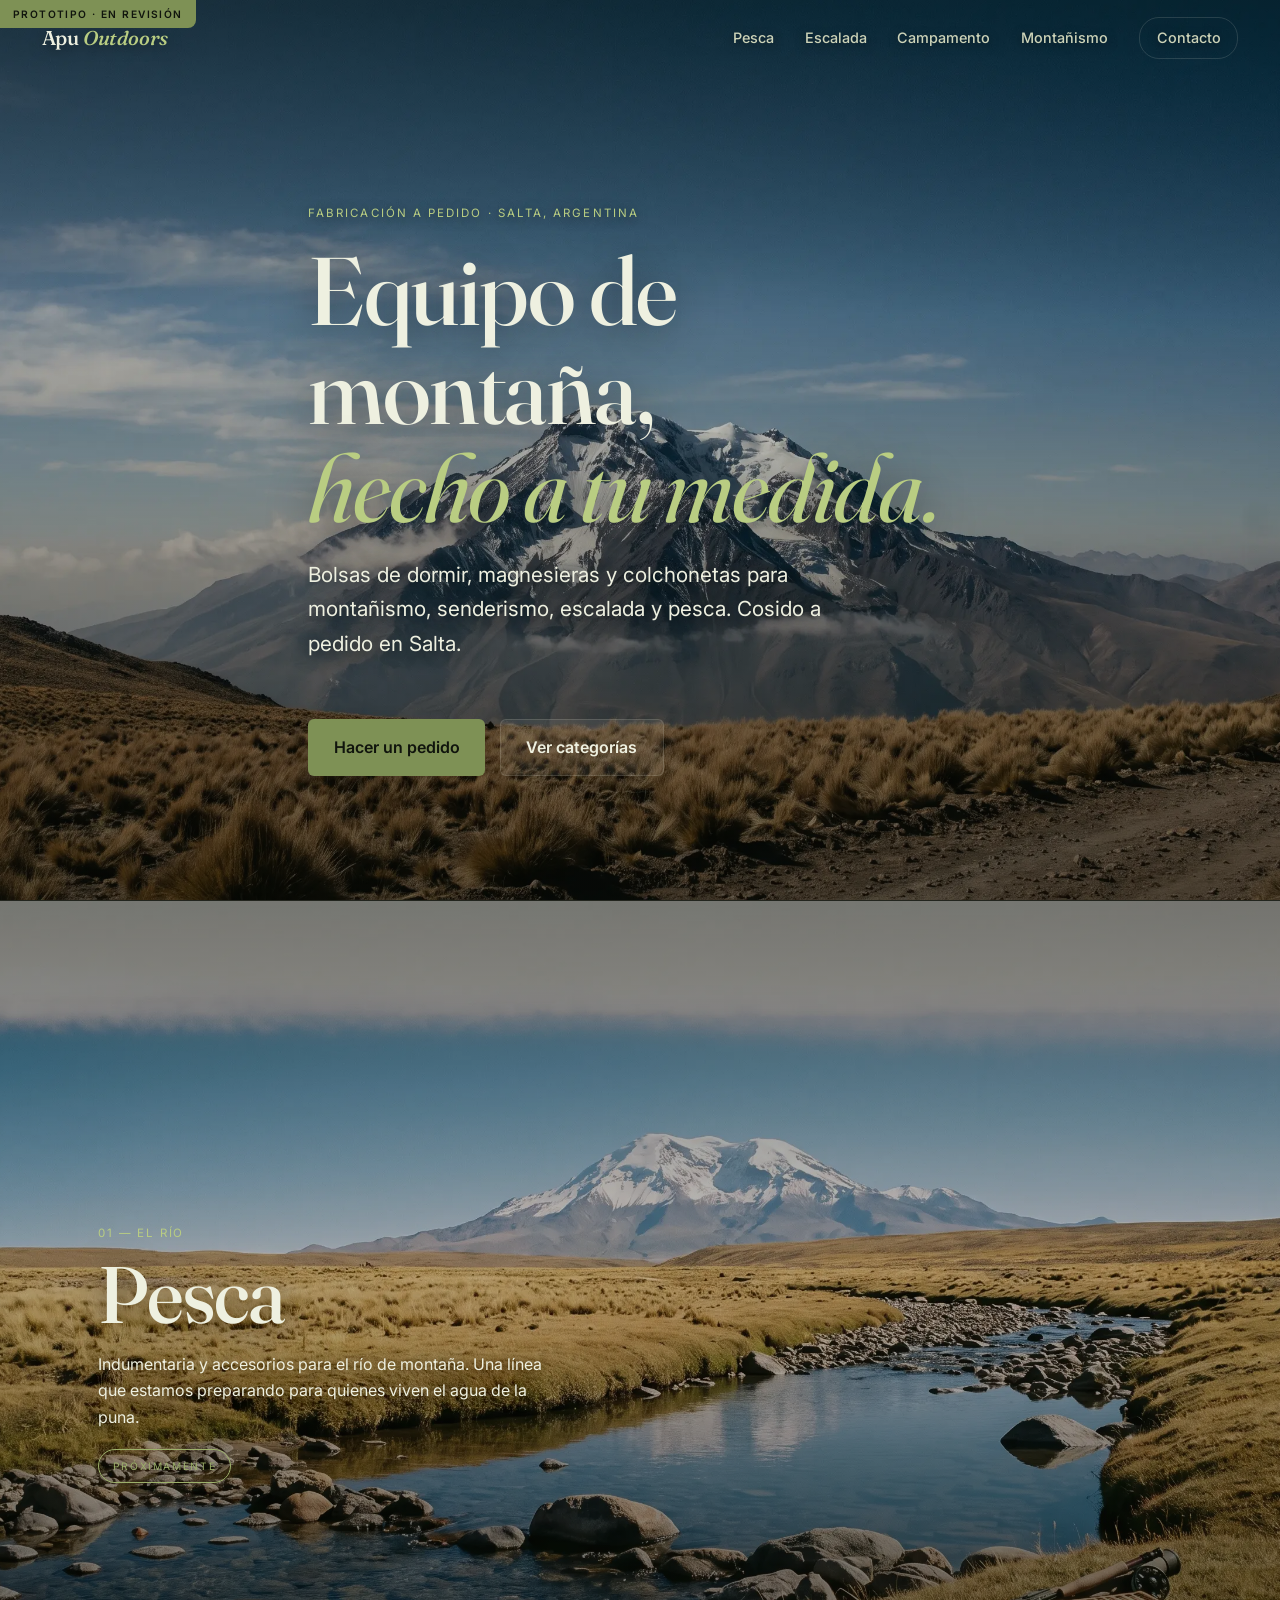
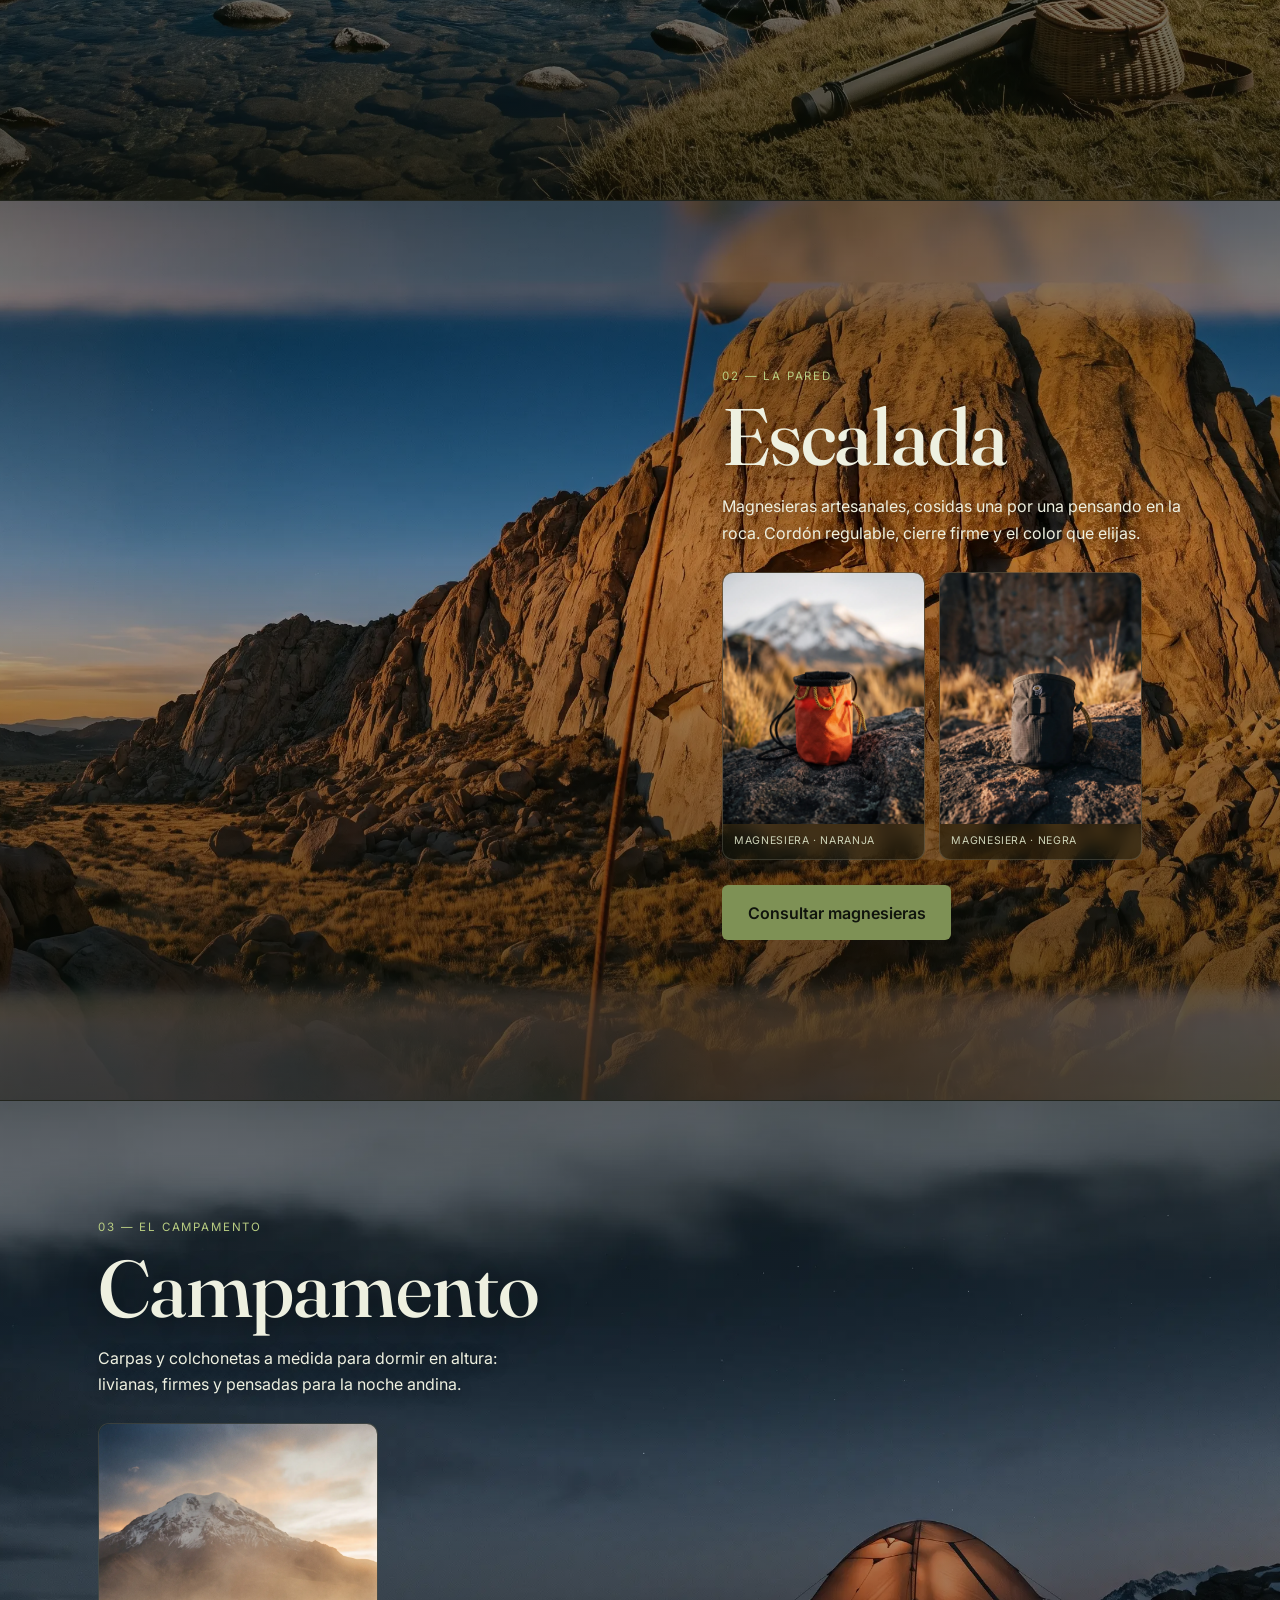
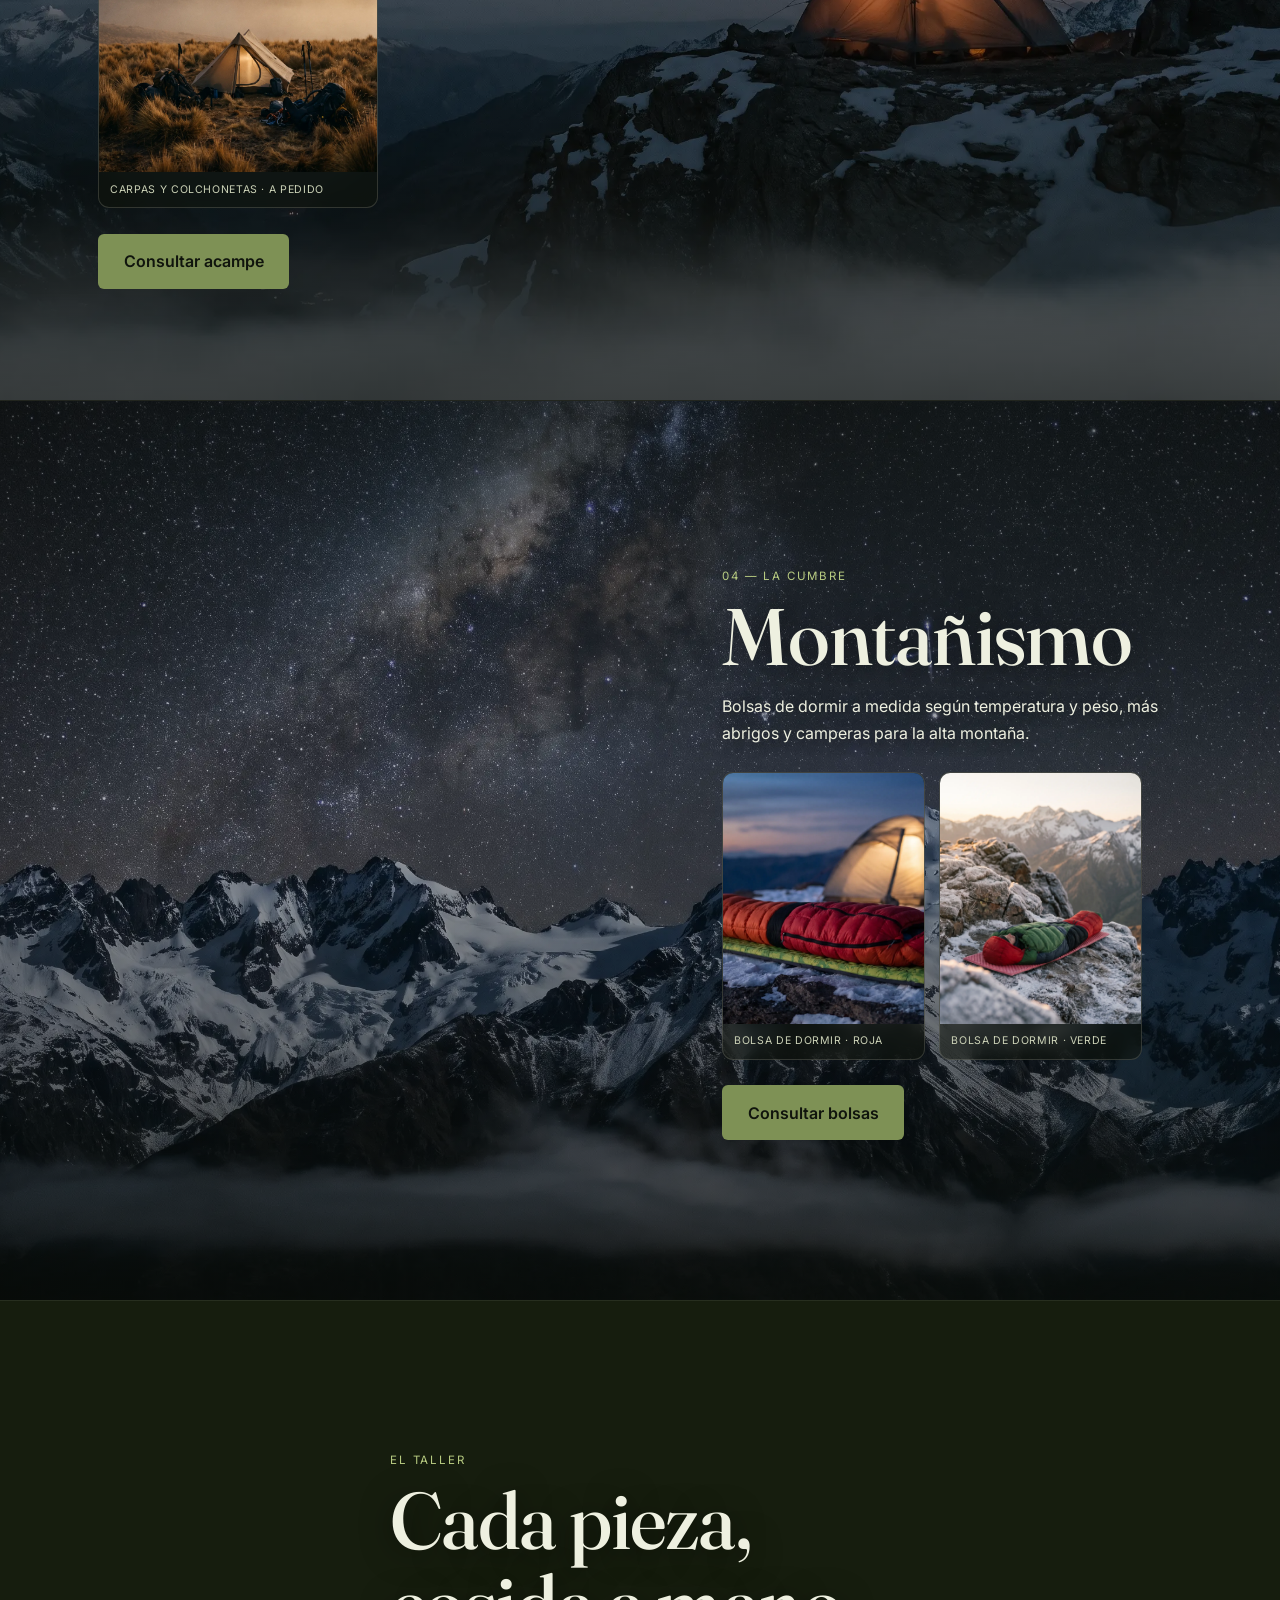
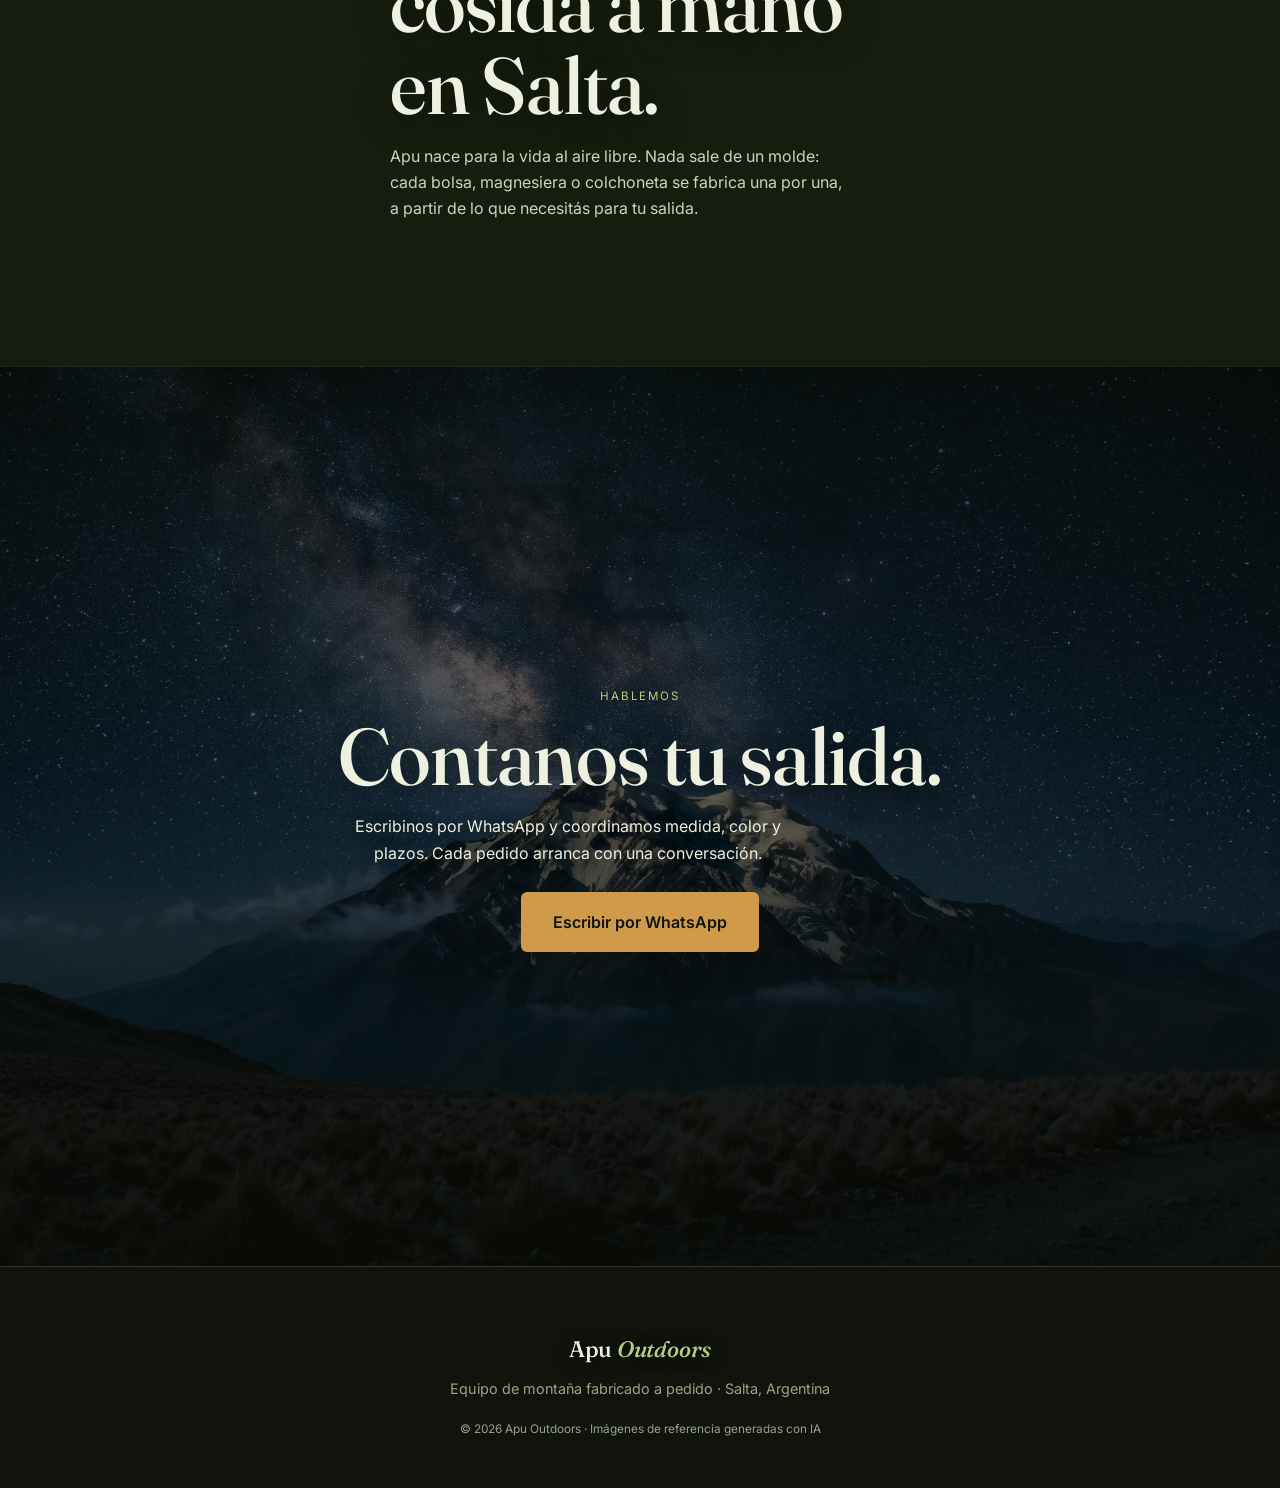
<file: prototipo/index.html>
<!doctype html>
<html lang="es">
<head>
<meta charset="utf-8">
<meta name="viewport" content="width=device-width, initial-scale=1">
<title>Apu Outdoors — Equipo de montaña a pedido en Salta</title>
<link rel="preconnect" href="https://fonts.googleapis.com">
<link rel="preconnect" href="https://fonts.gstatic.com" crossorigin>
<link rel="stylesheet" href="https://fonts.googleapis.com/css2?family=Fraunces:ital,opsz,wght@0,9..144,400;0,9..144,500;0,9..144,600;1,9..144,400;1,9..144,500&family=Inter:wght@400;500;600&display=swap">
<link rel="preload" as="image" href="../assets/hero/day.webp" fetchpriority="high">
<link rel="stylesheet" href="proto.css?v=6">
</head>
<body>

<div class="proto-flag">Prototipo · en revisión</div>

<!-- Nav normal con enlaces a secciones -->
<nav class="nav" data-nav>
  <a href="#top" class="brand">Apu <em>Outdoors</em></a>
  <button class="burger" data-burger aria-expanded="false" aria-controls="menu"><span></span><span></span><span></span></button>
  <div class="menu" id="menu" data-menu>
    <a href="#pesca">Pesca</a>
    <a href="#escalada">Escalada</a>
    <a href="#campamento">Campamento</a>
    <a href="#montanismo">Montañismo</a>
    <a href="#contacto" class="menu-cta">Contacto</a>
  </div>
</nav>

<!-- Hero -->
<header class="hero" id="top">
  <div class="bg" style="background-image:url('../assets/hero/day.webp')"></div>
  <div class="scrim scrim-hero"></div>
  <div class="wrap hero-wrap" data-reveal>
    <p class="eyebrow">Fabricación a pedido · Salta, Argentina</p>
    <h1 class="display">Equipo de montaña,<br><em>hecho a tu medida.</em></h1>
    <p class="lede">Bolsas de dormir, magnesieras y colchonetas para montañismo, senderismo, escalada y pesca. Cosido a pedido en Salta.</p>
    <div class="cta-row">
      <a class="btn" href="https://wa.me/5493875330545?text=Hola%20Apu%20Outdoors%2C%20quiero%20hacer%20una%20consulta." target="_blank" rel="noopener">Hacer un pedido</a>
      <a class="btn btn-ghost" href="#pesca">Ver categorías</a>
    </div>
  </div>
</header>

<main>
  <!-- Sección Pesca -->
  <section class="sec" id="pesca">
    <div class="bg" style="background-image:url('../assets/zonas/1-pesca.webp')"></div>
    <div class="scrim"></div>
    <div class="wrap sec-wrap">
      <div class="sec-text" data-reveal>
        <span class="sec-num">01 — El río</span>
        <h2 class="display">Pesca</h2>
        <p>Indumentaria y accesorios para el río de montaña. Una línea que estamos preparando para quienes viven el agua de la puna.</p>
        <span class="chip">Próximamente</span>
      </div>
    </div>
  </section>

  <!-- Sección Escalada -->
  <section class="sec" id="escalada">
    <div class="bg" style="background-image:url('../assets/zonas/2-escalada.webp')"></div>
    <div class="scrim"></div>
    <div class="wrap sec-wrap">
      <div class="sec-text" data-reveal>
        <span class="sec-num">02 — La pared</span>
        <h2 class="display">Escalada</h2>
        <p>Magnesieras artesanales, cosidas una por una pensando en la roca. Cordón regulable, cierre firme y el color que elijas.</p>
        <div class="cards" data-reveal>
          <figure class="pcard"><img src="../assets/products/magnesiera-pro.webp" alt="Magnesiera Apu naranja"><figcaption>Magnesiera · Naranja</figcaption></figure>
          <figure class="pcard"><img src="../assets/products/magnesiera-negra.webp" alt="Magnesiera Apu negra"><figcaption>Magnesiera · Negra</figcaption></figure>
        </div>
        <a class="btn" href="https://wa.me/5493875330545?text=Hola%20Apu%2C%20quiero%20consultar%20por%20una%20magnesiera." target="_blank" rel="noopener">Consultar magnesieras</a>
      </div>
    </div>
  </section>

  <!-- Sección Campamento -->
  <section class="sec" id="campamento">
    <div class="bg" style="background-image:url('../assets/zonas/3-campamento.webp')"></div>
    <div class="scrim"></div>
    <div class="wrap sec-wrap">
      <div class="sec-text" data-reveal>
        <span class="sec-num">03 — El campamento</span>
        <h2 class="display">Campamento</h2>
        <p>Carpas y colchonetas a medida para dormir en altura: livianas, firmes y pensadas para la noche andina.</p>
        <div class="cards cards-1" data-reveal>
          <figure class="pcard"><img src="../assets/images/camp-base.webp" alt="Campamento base al anochecer"><figcaption>Carpas y colchonetas · a pedido</figcaption></figure>
        </div>
        <a class="btn" href="https://wa.me/5493875330545?text=Hola%20Apu%2C%20quiero%20consultar%20por%20equipo%20de%20acampe." target="_blank" rel="noopener">Consultar acampe</a>
      </div>
    </div>
  </section>

  <!-- Sección Montañismo -->
  <section class="sec" id="montanismo">
    <div class="bg" style="background-image:url('../assets/zonas/4-montanismo.webp')"></div>
    <div class="scrim"></div>
    <div class="wrap sec-wrap">
      <div class="sec-text" data-reveal>
        <span class="sec-num">04 — La cumbre</span>
        <h2 class="display">Montañismo</h2>
        <p>Bolsas de dormir a medida según temperatura y peso, más abrigos y camperas para la alta montaña.</p>
        <div class="cards" data-reveal>
          <figure class="pcard"><img src="../assets/products/bolsa-pro.webp" alt="Bolsa de dormir Apu roja"><figcaption>Bolsa de dormir · Roja</figcaption></figure>
          <figure class="pcard"><img src="../assets/products/bolsa-amanecer.webp" alt="Bolsa de dormir Apu verde"><figcaption>Bolsa de dormir · Verde</figcaption></figure>
        </div>
        <a class="btn" href="https://wa.me/5493875330545?text=Hola%20Apu%2C%20quiero%20consultar%20por%20una%20bolsa%20de%20dormir." target="_blank" rel="noopener">Consultar bolsas</a>
      </div>
    </div>
  </section>

  <!-- Sección Taller / marca -->
  <section class="sec sec-solid" id="taller">
    <div class="wrap sec-wrap-center">
      <div class="sec-text" data-reveal>
        <span class="sec-num">El taller</span>
        <h2 class="display">Cada pieza, cosida a mano en Salta.</h2>
        <p>Apu nace para la vida al aire libre. Nada sale de un molde: cada bolsa, magnesiera o colchoneta se fabrica una por una, a partir de lo que necesitás para tu salida.</p>
      </div>
    </div>
  </section>

  <!-- Sección Contacto -->
  <section class="sec" id="contacto">
    <div class="bg" style="background-image:url('../assets/hero/night.webp')"></div>
    <div class="scrim scrim-strong"></div>
    <div class="wrap sec-wrap-center">
      <div class="sec-text sec-text-center" data-reveal>
        <span class="sec-num">Hablemos</span>
        <h2 class="display">Contanos tu salida.</h2>
        <p>Escribinos por WhatsApp y coordinamos medida, color y plazos. Cada pedido arranca con una conversación.</p>
        <a class="btn btn-lg" href="https://wa.me/5493875330545?text=Hola%20Apu%20Outdoors%2C%20quiero%20hacer%20un%20pedido." target="_blank" rel="noopener">Escribir por WhatsApp</a>
      </div>
    </div>
  </section>
</main>

<footer class="footer">
  <span class="brand">Apu <em>Outdoors</em></span>
  <p>Equipo de montaña fabricado a pedido · Salta, Argentina</p>
  <p class="fine">© 2026 Apu Outdoors · Imágenes de referencia generadas con IA</p>
</footer>

<script defer src="proto.js?v=6"></script>
</body>
</html>
</file>
<file: prototipo/proto.css>
/* ============ Apu Outdoors — prototipo v6 (web normal, secciones con fondo propio, verde puna) ============ */
:root{
  --ink:#10140d; --ink-2:#161d0e; --warm:#20260f;
  --cream:#eef0e0; --cream-2:#cdd3b8; --cream-3:#9aa384;
  --moss:#7e9155; --moss-2:#9cb06a; --moss-3:#b9cd82; --ocher:#cf9a4a; --ocher-2:#e2b56a;
  --line:rgba(238,240,224,.14); --panel-line:rgba(238,240,224,.16);
  --serif:"Fraunces",Georgia,serif; --sans:"Inter",system-ui,sans-serif;
  --ease:cubic-bezier(.16,1,.3,1);
}
*,*::before,*::after{ box-sizing:border-box; margin:0; }
html{ scroll-behavior:smooth; }
@media (prefers-reduced-motion:reduce){ html{ scroll-behavior:auto; } }
body{ font-family:var(--sans); color:var(--cream); background:var(--ink); line-height:1.65; -webkit-font-smoothing:antialiased; overflow-x:clip; }
img{ display:block; max-width:100%; height:auto; }
a{ color:inherit; text-decoration:none; }
.display{ font-family:var(--serif); font-weight:500; line-height:1.03; letter-spacing:-.015em; }
.display em{ font-style:italic; font-weight:400; color:var(--moss-3); }

.proto-flag{ position:fixed; top:0; left:0; z-index:200; background:var(--moss); color:#10140d; font-weight:600; font-size:.64rem; letter-spacing:.14em; text-transform:uppercase; padding:.35rem .8rem; border-bottom-right-radius:8px; }

/* ===== Nav normal ===== */
.nav{ position:fixed; top:0; inset-inline:0; z-index:100; display:flex; justify-content:space-between; align-items:center; padding:1.05rem clamp(1.2rem,4vw,2.6rem); transition:background .4s, backdrop-filter .4s, padding .3s; }
.nav.scrolled{ background:rgba(16,20,13,.72); backdrop-filter:blur(14px) saturate(140%); -webkit-backdrop-filter:blur(14px) saturate(140%); padding-block:.65rem; box-shadow:0 1px 0 var(--line); }
.brand{ font-family:var(--serif); font-weight:500; font-size:1.25rem; letter-spacing:-.01em; text-shadow:0 2px 14px rgba(0,0,0,.5); }
.brand em{ font-style:italic; color:var(--moss-3); }
.menu{ display:flex; align-items:center; gap:clamp(1.1rem,2.4vw,2rem); }
.menu a{ font-size:.9rem; font-weight:500; color:var(--cream-2); position:relative; text-shadow:0 2px 10px rgba(0,0,0,.5); }
.menu a:not(.menu-cta)::after{ content:""; position:absolute; left:0; right:0; bottom:-4px; height:1px; background:var(--moss-3); transform:scaleX(0); transform-origin:right; transition:transform .35s var(--ease); }
.menu a:not(.menu-cta):hover::after{ transform:scaleX(1); transform-origin:left; }
.menu-cta{ padding:.5rem 1.05rem; border:1px solid var(--line); border-radius:20px; }
.menu-cta:hover{ border-color:var(--moss-3); color:var(--moss-3); }
.burger{ display:none; flex-direction:column; gap:5px; padding:.5rem; background:none; border:0; cursor:pointer; z-index:110; }
.burger span{ width:22px; height:2px; background:var(--cream); transition:transform .3s, opacity .3s; }

/* ===== Fondos de sección ===== */
.bg{ position:absolute; inset:0; z-index:-2; background-size:cover; background-position:center; }
.scrim{ position:absolute; inset:0; z-index:-1; background:linear-gradient(180deg, rgba(9,12,6,.55) 0%, rgba(9,12,6,.25) 40%, rgba(9,12,6,.72) 100%); }
.scrim-hero{ background:linear-gradient(180deg, rgba(9,12,6,.5) 0%, rgba(9,12,6,.2) 35%, rgba(9,12,6,.55) 100%); }
.scrim-strong{ background:linear-gradient(180deg, rgba(9,12,6,.8), rgba(9,12,6,.6) 45%, rgba(9,12,6,.88)); }

.wrap{ position:relative; width:100%; max-width:1180px; margin-inline:auto; padding-inline:clamp(1.5rem,5vw,3rem); }

/* ===== Hero ===== */
.hero{ position:relative; min-height:100vh; display:flex; align-items:center; overflow:hidden; }
.hero-wrap{ max-width:760px; padding-top:5rem; }
.eyebrow{ font-size:.72rem; letter-spacing:.18em; text-transform:uppercase; color:var(--moss-3); margin-bottom:1.1rem; text-shadow:0 2px 12px rgba(0,0,0,.6); }
h1.display{ font-size:clamp(2.8rem,8vw,6rem); text-shadow:0 6px 40px rgba(0,0,0,.5); }
.lede{ margin-top:1.3rem; font-size:clamp(1.05rem,1.7vw,1.3rem); color:var(--cream); max-width:44ch; text-shadow:0 2px 16px rgba(0,0,0,.55); }
.cta-row{ margin-top:2rem; display:flex; flex-wrap:wrap; gap:.9rem; }

/* ===== Secciones ===== */
.sec{ position:relative; min-height:100vh; display:flex; align-items:center; padding:12vh 0; overflow:hidden; border-top:1px solid rgba(238,240,224,.08); }
.sec-solid{ background:var(--ink-2); min-height:auto; padding:16vh 0; }
.sec-wrap{ display:flex; }
.sec-wrap-center{ display:flex; justify-content:center; text-align:left; }
.sec:nth-of-type(even) .sec-wrap{ justify-content:flex-end; }
.sec-text{ max-width:500px; }
.sec-text-center{ text-align:center; max-width:640px; }
.sec-num{ font-size:.72rem; letter-spacing:.16em; text-transform:uppercase; color:var(--moss-3); }
.sec h2.display{ font-size:clamp(2.6rem,7vw,5rem); margin:.5rem 0 1rem; text-shadow:0 4px 30px rgba(0,0,0,.5); }
.sec p{ color:var(--cream); max-width:46ch; text-shadow:0 2px 14px rgba(0,0,0,.5); }
.sec-solid p{ color:var(--cream-2); text-shadow:none; }

.chip{ display:inline-block; margin-top:1.2rem; font-size:.64rem; letter-spacing:.16em; text-transform:uppercase; padding:.45rem .85rem; border:1px solid var(--moss-2); border-radius:20px; color:var(--moss-2); }

.cards{ display:grid; grid-template-columns:1fr 1fr; gap:.9rem; margin-top:1.6rem; max-width:420px; }
.cards-1{ grid-template-columns:1fr; max-width:280px; }
.pcard{ border-radius:11px; overflow:hidden; border:1px solid var(--panel-line); background:rgba(16,20,11,.5); backdrop-filter:blur(8px); -webkit-backdrop-filter:blur(8px); }
.pcard img{ width:100%; aspect-ratio:4/5; object-fit:cover; transition:transform .7s var(--ease); }
.pcard:hover img{ transform:scale(1.06); }
.pcard figcaption{ padding:.55rem .7rem; font-size:.66rem; letter-spacing:.06em; text-transform:uppercase; color:var(--cream-2); }

/* ===== Botones ===== */
.btn{ display:inline-flex; align-items:center; gap:.5rem; margin-top:1.6rem; padding:.9rem 1.6rem; background:var(--moss); color:#10140d; font-weight:600; border-radius:6px; transition:transform .35s var(--ease), background .3s; }
.btn:hover{ transform:translateY(-3px); background:var(--moss-2); }
.btn-ghost{ background:rgba(238,240,224,.08); color:var(--cream); border:1px solid var(--line); }
.btn-ghost:hover{ background:rgba(238,240,224,.14); }
.btn-lg{ padding:1.05rem 2rem; background:var(--ocher); }
.btn-lg:hover{ background:var(--ocher-2); }

/* ===== Reveal ===== */
[data-reveal]{ opacity:0; transform:translateY(30px); transition:opacity .8s var(--ease), transform .8s var(--ease); }
[data-reveal].is-in{ opacity:1; transform:none; }

/* ===== Footer ===== */
.footer{ background:var(--ink); text-align:center; padding:4rem clamp(1.5rem,6vw,5rem) 3rem; border-top:1px solid var(--line); }
.footer .brand{ font-size:1.4rem; }
.footer p{ color:var(--cream-3); margin-top:.6rem; font-size:.9rem; }
.footer .fine{ font-size:.74rem; margin-top:1.2rem; }

/* ===== Mobile ===== */
@media (max-width:719px){
  .burger{ display:flex; }
  .menu{ position:fixed; inset:0; flex-direction:column; justify-content:center; align-items:center; gap:1.8rem; background:rgba(13,17,9,.97); backdrop-filter:blur(10px); clip-path:inset(0 0 100% 0); transition:clip-path .5s var(--ease); }
  .menu.open{ clip-path:inset(0); }
  .menu a{ font-size:1.3rem; }
  .burger.open span:nth-child(1){ transform:translateY(7px) rotate(45deg); }
  .burger.open span:nth-child(2){ opacity:0; }
  .burger.open span:nth-child(3){ transform:translateY(-7px) rotate(-45deg); }
  .sec:nth-of-type(even) .sec-wrap{ justify-content:flex-start; }
}
</file>
